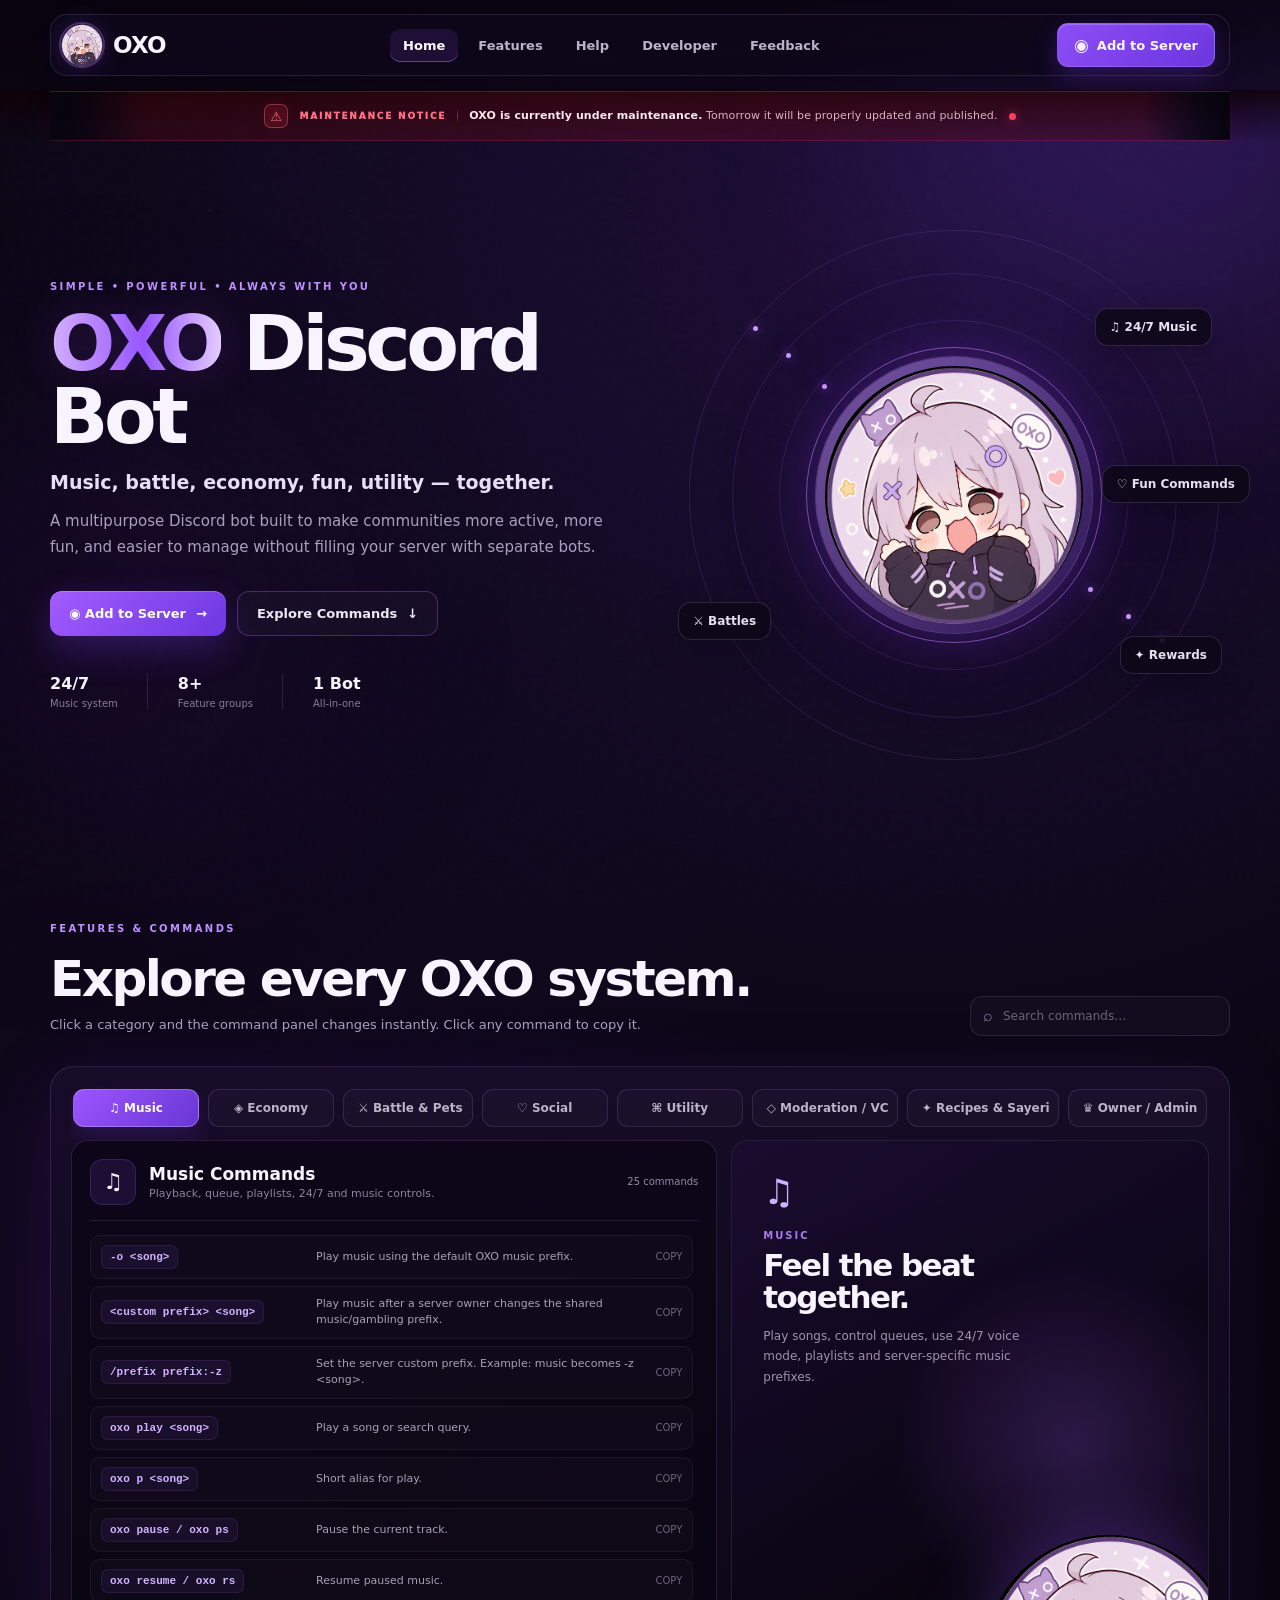
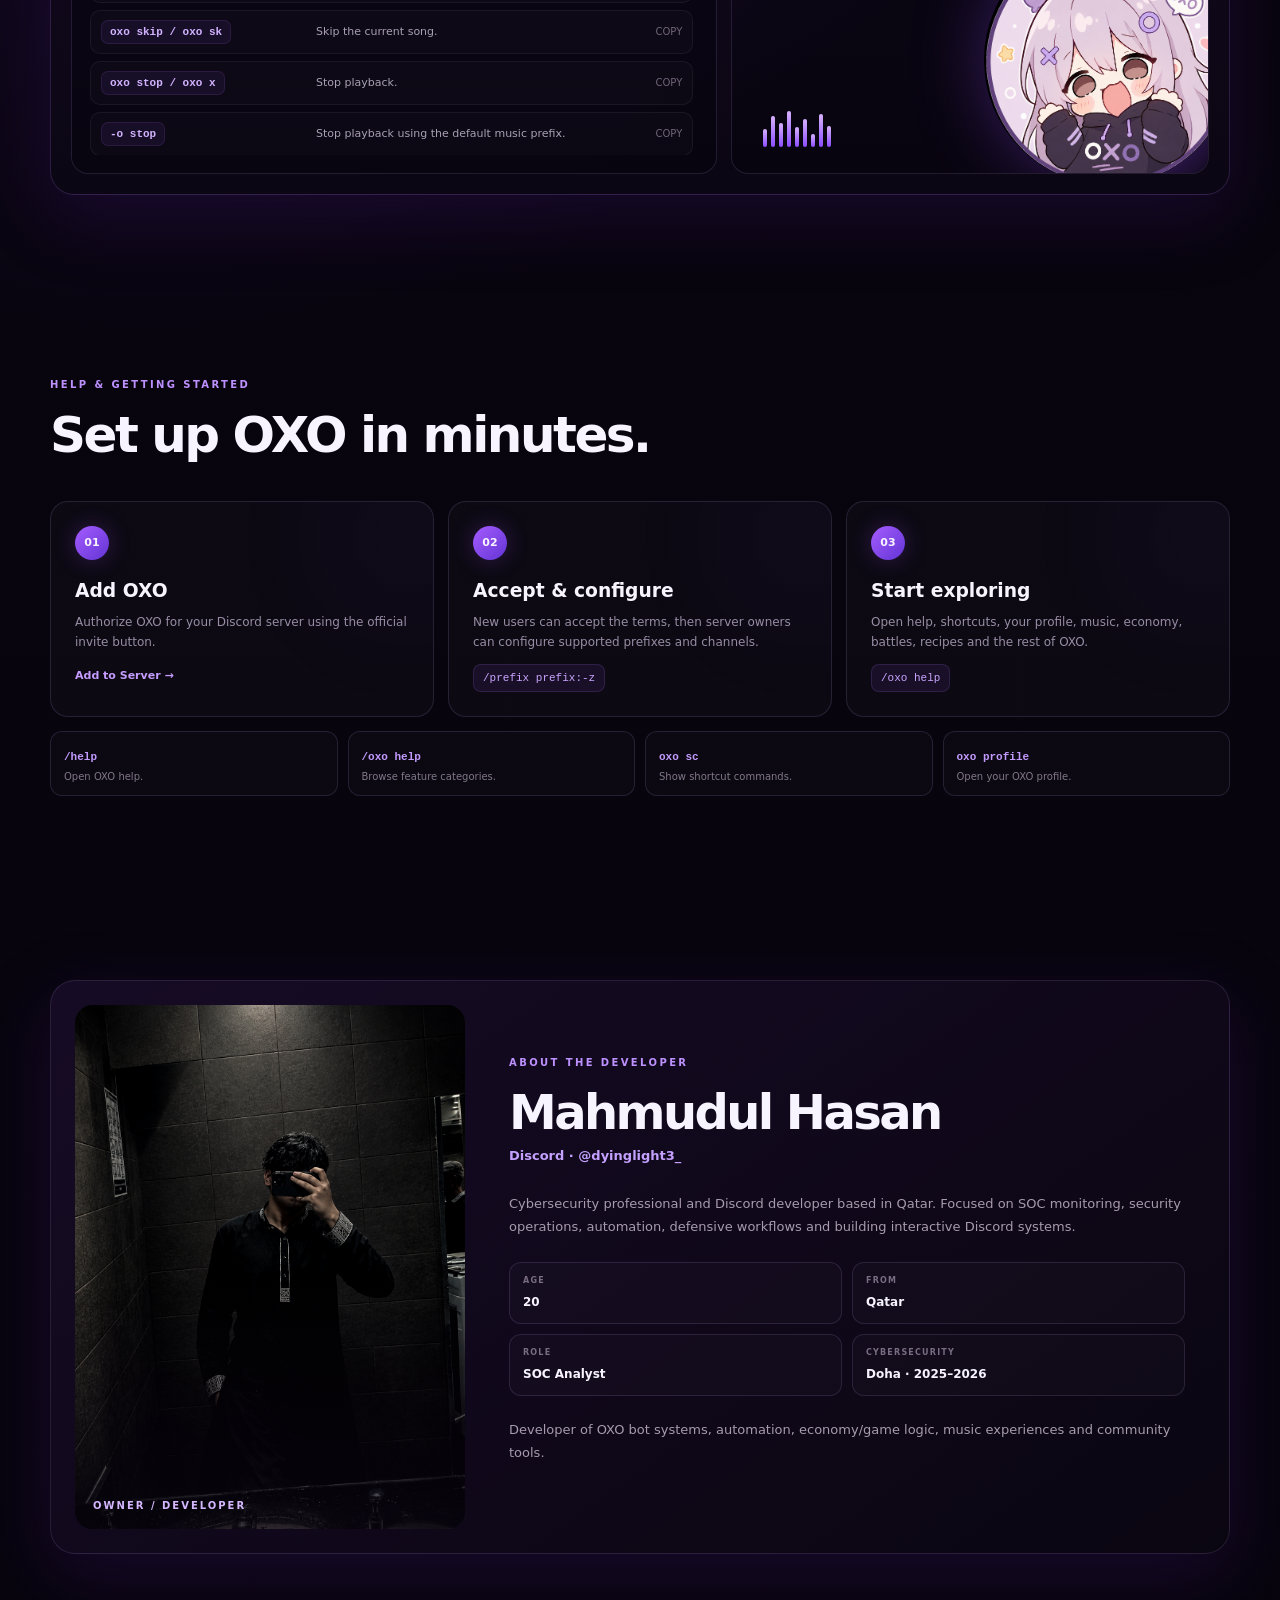
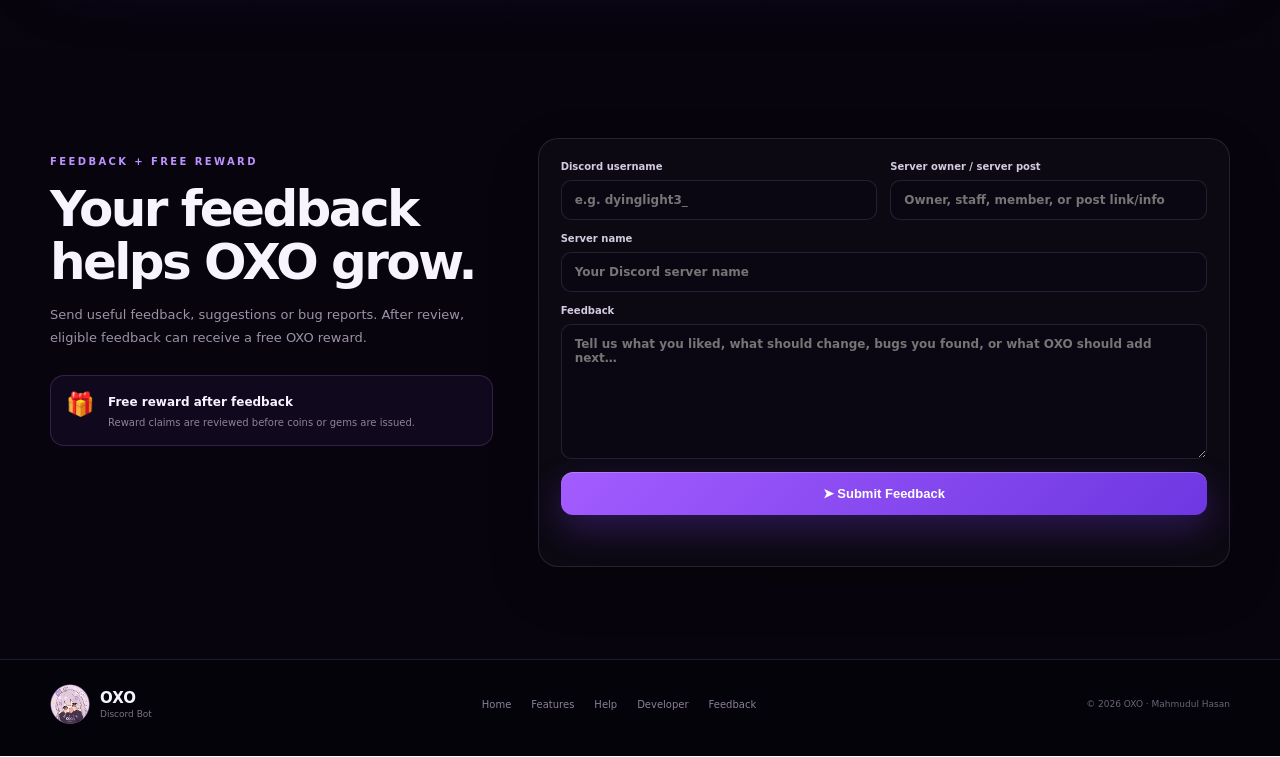
<file: index.html>
<!DOCTYPE html>
<html lang="en">
<head>
  <meta charset="UTF-8" />
  <meta name="viewport" content="width=device-width, initial-scale=1.0" />
  <meta name="theme-color" content="#120722" />
  <meta name="description" content="OXO Discord Bot — music, economy, games, pets, battles, social commands and server tools." />
  <title>OXO — Discord Bot</title>
  <link rel="stylesheet" href="style.css" />
</head>
<body>
  <div class="page-noise" aria-hidden="true"></div>
  <div class="aurora aurora-a" aria-hidden="true"></div>
  <div class="aurora aurora-b" aria-hidden="true"></div>
  <div class="stars" aria-hidden="true"></div>

  <header class="site-header">
    <div class="shell nav-wrap">
      <a class="brand" href="#home" aria-label="OXO home">
        <img src="assets/oxo-avatar.png" alt="OXO bot avatar" />
        <span>OXO</span>
      </a>

      <button class="menu-toggle" id="menuToggle" aria-label="Open menu" aria-expanded="false">☰</button>

      <nav class="nav-links" id="navLinks">
        <a class="active" href="#home">Home</a>
        <a href="#features">Features</a>
        <a href="#help">Help</a>
        <a href="#developer">Developer</a>
        <a href="#feedback">Feedback</a>
      </nav>

      <a class="discord-btn nav-cta" href="https://discord.com/oauth2/authorize?client_id=1545322856274071592" target="_blank" rel="noreferrer">
        <span class="discord-mark">◉</span> Add to Server
      </a>
    </div>
  </header>

  <div class="maintenance-wrap" role="status" aria-live="polite">
    <div class="maintenance-banner">
      <div class="maintenance-edge maintenance-edge-left" aria-hidden="true"></div>
      <div class="maintenance-content">
        <span class="maintenance-icon" aria-hidden="true">⚠</span>
        <span class="maintenance-label">MAINTENANCE NOTICE</span>
        <span class="maintenance-divider" aria-hidden="true"></span>
        <span class="maintenance-text"><strong>OXO is currently under maintenance.</strong> Tomorrow it will be properly updated and published.</span>
        <span class="maintenance-pulse" aria-hidden="true"></span>
      </div>
      <div class="maintenance-edge maintenance-edge-right" aria-hidden="true"></div>
    </div>
  </div>

  <main>
    <section class="hero shell" id="home">
      <div class="hero-copy reveal">
        <p class="kicker">SIMPLE • POWERFUL • ALWAYS WITH YOU</p>
        <h1><span>OXO</span> Discord Bot</h1>
        <h2>Music, battle, economy, fun, utility — together.</h2>
        <p class="hero-text">A multipurpose Discord bot built to make communities more active, more fun, and easier to manage without filling your server with separate bots.</p>

        <div class="hero-actions">
          <a class="btn primary" href="https://discord.com/oauth2/authorize?client_id=1545322856274071592" target="_blank" rel="noreferrer">◉ Add to Server <span>→</span></a>
          <a class="btn ghost" href="#features">Explore Commands <span>↓</span></a>
        </div>

        <div class="hero-stats">
          <div><strong>24/7</strong><span>Music system</span></div>
          <div><strong>8+</strong><span>Feature groups</span></div>
          <div><strong>1 Bot</strong><span>All-in-one</span></div>
        </div>
      </div>

      <div class="hero-art reveal delay-1">
        <div class="orbit orbit-1"></div>
        <div class="orbit orbit-2"></div>
        <div class="orbit orbit-3"></div>
        <div class="mascot-ring">
          <div class="pulse-ring"></div>
          <img src="assets/oxo-avatar.png" alt="OXO purple anime bot profile" class="mascot" />
        </div>
        <div class="float-badge badge-music">♫ 24/7 Music</div>
        <div class="float-badge badge-battle">⚔ Battles</div>
        <div class="float-badge badge-reward">✦ Rewards</div>
        <div class="float-badge badge-fun">♡ Fun Commands</div>
      </div>
    </section>

    <section class="section shell" id="features">
      <div class="section-title reveal">
        <div>
          <p class="eyebrow">FEATURES & COMMANDS</p>
          <h2>Explore every OXO system.</h2>
          <p>Click a category and the command panel changes instantly. Click any command to copy it.</p>
        </div>
        <div class="command-search-wrap">
          <span>⌕</span>
          <input id="commandSearch" type="search" placeholder="Search commands…" autocomplete="off" />
        </div>
      </div>

      <div class="feature-console reveal">
        <div class="category-tabs" id="categoryTabs" role="tablist" aria-label="OXO feature categories"></div>

        <div class="feature-body">
          <div class="command-side">
            <div class="panel-heading">
              <div class="panel-icon" id="panelIcon">♫</div>
              <div>
                <h3 id="panelTitle">Music Commands</h3>
                <p id="panelSubtitle">Playback, queue, playlists, 24/7 and music controls.</p>
              </div>
              <span class="command-count" id="commandCount"></span>
            </div>
            <div class="command-list" id="commandList"></div>
            <div class="no-results" id="noResults" hidden>No matching commands in this category.</div>
          </div>

          <aside class="feature-showcase" id="featureShowcase">
            <div class="showcase-glow"></div>
            <div class="showcase-copy">
              <span class="showcase-icon" id="showcaseIcon">♫</span>
              <p class="showcase-label" id="showcaseLabel">MUSIC</p>
              <h3 id="showcaseTitle">Feel the beat together.</h3>
              <p id="showcaseText">Play songs, control queues, use 24/7 voice mode, playlists, autoplay and server-specific music prefixes.</p>
            </div>
            <img src="assets/oxo-avatar.png" alt="OXO bot mascot" />
            <div class="equalizer" aria-hidden="true"><i></i><i></i><i></i><i></i><i></i><i></i><i></i><i></i><i></i></div>
          </aside>
        </div>
      </div>
    </section>

    <section class="section shell" id="help">
      <div class="section-title reveal compact">
        <div>
          <p class="eyebrow">HELP & GETTING STARTED</p>
          <h2>Set up OXO in minutes.</h2>
        </div>
      </div>

      <div class="help-grid">
        <article class="help-card reveal">
          <span class="step">01</span>
          <h3>Add OXO</h3>
          <p>Authorize OXO for your Discord server using the official invite button.</p>
          <a href="https://discord.com/oauth2/authorize?client_id=1545322856274071592" target="_blank" rel="noreferrer">Add to Server →</a>
        </article>
        <article class="help-card reveal delay-1">
          <span class="step">02</span>
          <h3>Accept & configure</h3>
          <p>New users can accept the terms, then server owners can configure supported prefixes and channels.</p>
          <code>/prefix prefix:-z</code>
        </article>
        <article class="help-card reveal delay-2">
          <span class="step">03</span>
          <h3>Start exploring</h3>
          <p>Open help, shortcuts, your profile, music, economy, battles, recipes and the rest of OXO.</p>
          <code>/oxo help</code>
        </article>
      </div>

      <div class="quick-help reveal">
        <div><code>/help</code><span>Open OXO help.</span></div>
        <div><code>/oxo help</code><span>Browse feature categories.</span></div>
        <div><code>oxo sc</code><span>Show shortcut commands.</span></div>
        <div><code>oxo profile</code><span>Open your OXO profile.</span></div>
      </div>
    </section>

    <section class="section shell" id="developer">
      <div class="developer-card reveal">
        <div class="developer-photo">
          <img src="assets/mahmudul-hasan.png" alt="Mahmudul Hasan" />
          <div class="developer-photo-overlay"></div>
          <span>OWNER / DEVELOPER</span>
        </div>
        <div class="developer-info">
          <p class="eyebrow">ABOUT THE DEVELOPER</p>
          <h2>Mahmudul Hasan</h2>
          <a class="handle" href="https://discord.com/" target="_blank" rel="noreferrer">Discord · @dyinglight3_</a>
          <p class="developer-bio">Cybersecurity professional and Discord developer based in Qatar. Focused on SOC monitoring, security operations, automation, defensive workflows and building interactive Discord systems.</p>

          <div class="developer-facts">
            <div><span>Age</span><strong>20</strong></div>
            <div><span>From</span><strong>Qatar</strong></div>
            <div><span>Role</span><strong>SOC Analyst</strong></div>
            <div><span>Cybersecurity</span><strong>Doha · 2025–2026</strong></div>
          </div>

          <p class="developer-note">Developer of OXO bot systems, automation, economy/game logic, music experiences and community tools.</p>
        </div>
      </div>
    </section>

    <section class="section shell" id="feedback">
      <div class="feedback-wrap">
        <div class="feedback-copy reveal">
          <p class="eyebrow">FEEDBACK + FREE REWARD</p>
          <h2>Your feedback helps OXO grow.</h2>
          <p>Send useful feedback, suggestions or bug reports. After review, eligible feedback can receive a free OXO reward.</p>
          <div class="reward-card">
            <span>🎁</span>
            <div><strong>Free reward after feedback</strong><p>Reward claims are reviewed before coins or gems are issued.</p></div>
          </div>
        </div>

        <form class="feedback-form reveal delay-1" id="feedbackForm">
          <div class="field-grid">
            <label>Discord username
              <input name="discordUsername" required placeholder="e.g. dyinglight3_" maxlength="40" />
            </label>
            <label>Server owner / server post
              <input name="serverPost" required placeholder="Owner, staff, member, or post link/info" maxlength="120" />
            </label>
          </div>
          <label>Server name
            <input name="serverName" required placeholder="Your Discord server name" maxlength="80" />
          </label>
          <label>Feedback
            <textarea name="feedback" required minlength="10" maxlength="1200" rows="6" placeholder="Tell us what you liked, what should change, bugs you found, or what OXO should add next…"></textarea>
          </label>
          <button class="btn primary submit-btn" type="submit">➤ Submit Feedback</button>
          <div class="form-message" id="formMessage" role="status"></div>
        </form>
      </div>
    </section>
  </main>

  <footer class="site-footer">
    <div class="shell footer-content">
      <div class="footer-brand">
        <img src="assets/oxo-avatar.png" alt="OXO" />
        <div><strong>OXO</strong><span>Discord Bot</span></div>
      </div>
      <div class="footer-links">
        <a href="#home">Home</a><a href="#features">Features</a><a href="#help">Help</a><a href="#developer">Developer</a><a href="#feedback">Feedback</a>
      </div>
      <p>© 2026 OXO · Mahmudul Hasan</p>
    </div>
  </footer>

  <div class="toast" id="toast" aria-live="polite"></div>
  <script src="script.js"></script>
</body>
</html>
</file>
<file: style.css>
:root{
  --bg:#08050f;
  --bg2:#0d0717;
  --panel:#120b20;
  --panel2:#171027;
  --panel3:#0e0918;
  --line:rgba(207,171,255,.14);
  --line2:rgba(180,125,255,.28);
  --text:#f8f4ff;
  --muted:#aaa0bd;
  --purple:#9b5cff;
  --purple2:#6d36d8;
  --purple3:#c08cff;
  --pink:#e1a8ff;
  --success:#6ef0ae;
  --danger:#ff8ca3;
  --shadow:0 22px 70px rgba(65,22,120,.28);
}
*{box-sizing:border-box}
html{scroll-behavior:smooth;scroll-padding-top:86px}
body{margin:0;color:var(--text);font-family:Inter,ui-sans-serif,system-ui,-apple-system,BlinkMacSystemFont,"Segoe UI",sans-serif;background:
  radial-gradient(circle at 72% 5%,rgba(116,55,226,.20),transparent 28%),
  radial-gradient(circle at 12% 33%,rgba(110,45,202,.11),transparent 24%),
  linear-gradient(180deg,#09050f 0%,#07040d 100%);overflow-x:hidden}
a{color:inherit}.shell{width:min(1180px,calc(100% - 40px));margin:auto}
.page-noise{position:fixed;inset:0;z-index:-4;pointer-events:none;opacity:.028;background-image:url("data:image/svg+xml,%3Csvg viewBox='0 0 180 180' xmlns='http://www.w3.org/2000/svg'%3E%3Cfilter id='n'%3E%3CfeTurbulence type='fractalNoise' baseFrequency='.88' numOctaves='3' stitchTiles='stitch'/%3E%3C/filter%3E%3Crect width='100%25' height='100%25' filter='url(%23n)' opacity='.55'/%3E%3C/svg%3E")}
.aurora{position:fixed;border-radius:50%;filter:blur(120px);z-index:-3;pointer-events:none;opacity:.20}.aurora-a{width:520px;height:520px;background:#7d42e8;right:-160px;top:-170px;animation:aurora 12s ease-in-out infinite alternate}.aurora-b{width:420px;height:420px;background:#3e146e;left:-120px;top:45%;animation:aurora 15s ease-in-out infinite alternate-reverse}@keyframes aurora{to{transform:translate3d(45px,35px,0) scale(1.08)}}
.stars{position:fixed;inset:0;z-index:-2;pointer-events:none;background-image:radial-gradient(circle,rgba(255,255,255,.45) 0 1px,transparent 1.2px);background-size:140px 140px;mask-image:linear-gradient(to bottom,black,transparent 85%);opacity:.12}
.site-header{position:sticky;top:0;z-index:50;padding:14px 0;background:linear-gradient(180deg,rgba(8,5,15,.88),rgba(8,5,15,.60));backdrop-filter:blur(22px)}
.nav-wrap{height:62px;display:grid;grid-template-columns:auto 1fr auto;align-items:center;gap:24px;padding:0 14px 0 10px;border:1px solid var(--line);border-radius:17px;background:rgba(15,8,27,.72);box-shadow:0 10px 35px rgba(0,0,0,.22)}
.brand{display:flex;align-items:center;gap:10px;text-decoration:none;font-weight:900;font-size:23px;letter-spacing:-.8px}.brand img{width:42px;height:42px;border-radius:50%;object-fit:cover;box-shadow:0 0 0 2px rgba(187,133,255,.30),0 0 25px rgba(157,86,255,.25)}
.nav-links{display:flex;justify-content:center;align-items:center;gap:7px}.nav-links a{padding:9px 13px;border-radius:10px;text-decoration:none;color:#bcb3ca;font-size:13px;font-weight:700;transition:.22s}.nav-links a:hover,.nav-links a.active{color:#fff;background:rgba(145,76,255,.13);box-shadow:inset 0 -1px 0 rgba(181,121,255,.48)}
.discord-btn{display:inline-flex;align-items:center;justify-content:center;gap:8px;text-decoration:none;border:1px solid rgba(218,188,255,.20);background:linear-gradient(135deg,#8d4df6,#6b36df);box-shadow:0 10px 24px rgba(111,55,224,.30),inset 0 1px 0 rgba(255,255,255,.20);border-radius:11px;padding:11px 16px;font-weight:800;font-size:13px;transition:.25s}.discord-btn:hover{transform:translateY(-2px);filter:brightness(1.08)}.discord-mark{font-size:17px}.menu-toggle{display:none;background:transparent;color:#fff;border:0;font-size:24px;cursor:pointer}

/* Maintenance announcement */
.maintenance-wrap{position:relative;z-index:45;width:100%;padding:1px 0 0;background:linear-gradient(180deg,rgba(15,3,8,.88),rgba(8,5,15,0));overflow:hidden}
.maintenance-banner{position:relative;width:min(1180px,calc(100% - 40px));margin:0 auto;min-height:48px;display:flex;align-items:center;justify-content:center;overflow:hidden;border-top:1px solid rgba(255,84,105,.26);border-bottom:1px solid rgba(255,84,105,.16);background:linear-gradient(90deg,transparent 0%,rgba(78,8,19,.42) 8%,rgba(117,12,29,.32) 50%,rgba(78,8,19,.42) 92%,transparent 100%);box-shadow:0 12px 34px rgba(105,7,22,.12);isolation:isolate}
.maintenance-banner:before{content:"";position:absolute;inset:-1px 15%;z-index:-1;background:linear-gradient(100deg,transparent 0%,rgba(255,63,90,0) 35%,rgba(255,92,116,.10) 48%,rgba(255,63,90,.23) 50%,rgba(255,92,116,.10) 52%,rgba(255,63,90,0) 65%,transparent 100%);transform:translateX(-85%);animation:maintenanceSweep 5.5s ease-in-out infinite}
.maintenance-content{position:relative;display:flex;align-items:center;justify-content:center;gap:11px;width:100%;padding:12px 72px;color:#ffd9df;text-align:center;font-size:11px;letter-spacing:.1px}
.maintenance-icon{display:grid;place-items:center;width:24px;height:24px;flex:0 0 24px;border:1px solid rgba(255,103,124,.42);border-radius:7px;background:rgba(255,48,77,.12);color:#ff6b82;font-size:13px;filter:drop-shadow(0 0 7px rgba(255,55,85,.34));animation:maintenanceIconPulse 2s ease-in-out infinite}
.maintenance-label{font-size:9px;font-weight:950;letter-spacing:1.8px;color:#ff7087;white-space:nowrap}
.maintenance-divider{width:1px;height:16px;flex:0 0 1px;background:linear-gradient(transparent,rgba(255,100,122,.46),transparent)}
.maintenance-text{color:#dcb7bf;line-height:1.45}.maintenance-text strong{color:#ffe9ed;font-weight:850}
.maintenance-pulse{width:7px;height:7px;flex:0 0 7px;border-radius:50%;background:#ff3f5f;box-shadow:0 0 0 0 rgba(255,63,95,.48),0 0 12px rgba(255,63,95,.65);animation:maintenanceDot 1.8s ease-out infinite}
.maintenance-edge{position:absolute;top:0;bottom:0;width:86px;z-index:2;pointer-events:none}.maintenance-edge-left{left:0;background:linear-gradient(90deg,var(--bg) 5%,rgba(8,5,15,.78) 32%,transparent 100%)}.maintenance-edge-right{right:0;background:linear-gradient(270deg,var(--bg) 5%,rgba(8,5,15,.78) 32%,transparent 100%)}
@keyframes maintenanceSweep{0%,18%{transform:translateX(-85%);opacity:0}35%{opacity:1}72%{opacity:1}86%,100%{transform:translateX(85%);opacity:0}}
@keyframes maintenanceIconPulse{0%,100%{transform:scale(1);background:rgba(255,48,77,.10)}50%{transform:scale(1.07);background:rgba(255,48,77,.18)}}
@keyframes maintenanceDot{0%{box-shadow:0 0 0 0 rgba(255,63,95,.5),0 0 12px rgba(255,63,95,.65)}70%{box-shadow:0 0 0 8px rgba(255,63,95,0),0 0 12px rgba(255,63,95,.38)}100%{box-shadow:0 0 0 0 rgba(255,63,95,0),0 0 12px rgba(255,63,95,.65)}}
.hero{min-height:690px;display:grid;grid-template-columns:1.03fr .97fr;gap:42px;align-items:center;padding:70px 0 52px}.kicker,.eyebrow{color:#bd91ff;font-size:10px;letter-spacing:2.4px;font-weight:900;margin:0 0 16px}.hero h1{font-size:clamp(55px,6vw,84px);line-height:.95;letter-spacing:-4.5px;margin:0 0 17px;font-weight:900}.hero h1 span{background:linear-gradient(90deg,#d7b5ff,#9959ff 55%,#e8d2ff);-webkit-background-clip:text;background-clip:text;color:transparent;text-shadow:0 0 45px rgba(159,87,255,.22)}.hero h2{font-size:19px;margin:0 0 13px;color:#e8def5}.hero-text{max-width:620px;color:var(--muted);line-height:1.75;font-size:15px}.hero-actions{display:flex;gap:11px;flex-wrap:wrap;margin-top:30px}.btn{display:inline-flex;align-items:center;justify-content:center;gap:10px;border:0;border-radius:12px;padding:14px 19px;text-decoration:none;font-weight:850;font-size:13px;cursor:pointer;transition:.24s}.btn:hover{transform:translateY(-2px)}.btn.primary{color:white;background:linear-gradient(135deg,#a35cff,#6d37e1);box-shadow:0 13px 35px rgba(116,55,223,.32),inset 0 1px 0 rgba(255,255,255,.2)}.btn.ghost{border:1px solid var(--line2);background:rgba(255,255,255,.025);color:#eee7f7}.hero-stats{display:flex;gap:30px;margin-top:38px}.hero-stats div{padding-right:29px;border-right:1px solid var(--line)}.hero-stats div:last-child{border:0}.hero-stats strong{display:block;font-size:16px}.hero-stats span{display:block;margin-top:5px;color:#877d96;font-size:10px}
.hero-art{height:530px;position:relative;display:grid;place-items:center}.mascot-ring{width:276px;height:276px;position:relative;z-index:3;border-radius:50%;padding:9px;background:linear-gradient(135deg,rgba(194,146,255,.55),rgba(90,45,180,.32));box-shadow:0 0 0 1px rgba(203,162,255,.28),0 0 55px rgba(144,74,255,.26),0 0 110px rgba(94,32,173,.17);animation:floatMascot 5.3s ease-in-out infinite}.mascot{width:100%;height:100%;object-fit:cover;border-radius:50%;display:block;background:#e6ccf1}.pulse-ring{position:absolute;inset:-10px;border-radius:50%;border:1px solid rgba(189,125,255,.55);animation:pulse 2.8s ease-out infinite}@keyframes pulse{0%{transform:scale(.97);opacity:.7}75%,100%{transform:scale(1.14);opacity:0}}@keyframes floatMascot{50%{transform:translateY(-11px)}}
.orbit{position:absolute;border:1px solid rgba(159,112,222,.17);border-radius:50%;animation:spin linear infinite}.orbit:before,.orbit:after{content:"";position:absolute;width:5px;height:5px;border-radius:50%;background:#c998ff;box-shadow:0 0 12px #a85dff}.orbit:before{left:12%;top:18%}.orbit:after{right:10%;bottom:22%}.orbit-1{width:350px;height:350px;animation-duration:18s}.orbit-2{width:445px;height:445px;animation-duration:29s;animation-direction:reverse}.orbit-3{width:530px;height:530px;animation-duration:41s}@keyframes spin{to{transform:rotate(360deg)}}
.float-badge{position:absolute;z-index:5;border:1px solid rgba(199,164,255,.18);border-radius:13px;background:rgba(12,7,20,.78);backdrop-filter:blur(15px);padding:11px 14px;font-size:12px;font-weight:800;color:#e7dff0;box-shadow:0 12px 35px rgba(0,0,0,.25)}.badge-music{top:78px;right:18px;animation:bob 4.6s ease-in-out infinite}.badge-battle{left:0;bottom:120px;animation:bob 5.3s ease-in-out infinite .5s}.badge-reward{right:8px;bottom:86px;animation:bob 4.9s ease-in-out infinite 1s}.badge-fun{right:-20px;top:235px;animation:bob 5.7s ease-in-out infinite .7s}@keyframes bob{50%{transform:translateY(-8px)}}
.section{padding:92px 0}.section-title{display:flex;align-items:end;justify-content:space-between;gap:30px;margin-bottom:30px}.section-title.compact{align-items:center}.section-title h2{margin:0 0 7px;font-size:clamp(35px,4vw,50px);letter-spacing:-2.5px}.section-title p:not(.eyebrow){margin:0;color:var(--muted);font-size:13px;line-height:1.6}.command-search-wrap{display:flex;align-items:center;gap:8px;width:260px;border:1px solid var(--line);border-radius:12px;padding:0 12px;background:rgba(255,255,255,.025)}.command-search-wrap span{color:#8f7ba8}.command-search-wrap input{width:100%;border:0;outline:0;color:#fff;background:transparent;padding:12px 2px;font:inherit;font-size:12px}.command-search-wrap input::placeholder{color:#6d6379}
.feature-console{border:1px solid rgba(181,124,255,.19);border-radius:24px;background:linear-gradient(180deg,rgba(25,13,43,.82),rgba(12,7,20,.86));box-shadow:var(--shadow);padding:20px}.category-tabs{display:flex;gap:9px;overflow-x:auto;padding:2px 2px 13px;scrollbar-width:none}.category-tabs::-webkit-scrollbar{display:none}.category-tab{white-space:nowrap;min-width:126px;border:1px solid var(--line);background:rgba(255,255,255,.025);color:#bdb3c9;padding:11px 14px;border-radius:11px;font:inherit;font-size:12px;font-weight:800;cursor:pointer;transition:.22s}.category-tab:hover{border-color:rgba(184,120,255,.36);color:#fff}.category-tab.active{color:white;background:linear-gradient(135deg,#9d55ff,#6737d3);border-color:rgba(217,183,255,.35);box-shadow:0 10px 25px rgba(106,48,212,.23)}
.feature-body{display:grid;grid-template-columns:1.15fr .85fr;gap:14px}.command-side,.feature-showcase{border:1px solid var(--line);border-radius:17px;background:rgba(8,5,15,.56)}.command-side{padding:18px}.panel-heading{display:grid;grid-template-columns:auto 1fr auto;gap:13px;align-items:center;padding-bottom:15px;border-bottom:1px solid var(--line)}.panel-icon{width:46px;height:46px;border-radius:13px;display:grid;place-items:center;background:rgba(148,76,255,.12);border:1px solid rgba(183,124,255,.18);font-size:22px}.panel-heading h3{margin:0 0 3px;font-size:17px}.panel-heading p{margin:0;color:#8e829d;font-size:11px}.command-count{font-size:10px;color:#9789a7}.command-list{display:grid;gap:7px;margin-top:14px;max-height:520px;overflow:auto;padding-right:5px}.command-list::-webkit-scrollbar{width:6px}.command-list::-webkit-scrollbar-thumb{background:#4c2a78;border-radius:10px}.command-row{display:grid;grid-template-columns:minmax(180px,.62fr) 1fr auto;gap:12px;align-items:center;border:1px solid rgba(255,255,255,.055);border-radius:10px;background:rgba(255,255,255,.02);padding:9px 10px;cursor:pointer;transition:.18s}.command-row:hover{background:rgba(153,81,255,.07);border-color:rgba(177,111,255,.24);transform:translateX(2px)}.command-row code{display:inline-flex;width:max-content;max-width:100%;overflow:hidden;text-overflow:ellipsis;color:#d3b3ff;background:rgba(155,86,255,.08);border:1px solid rgba(176,111,255,.12);padding:5px 8px;border-radius:7px;font-weight:800;font-size:11px}.command-row p{margin:0;color:#aaa0b6;font-size:11px;line-height:1.5}.copy-hint{font-size:10px;color:#6f6479}.no-results{text-align:center;color:#8b7e98;padding:40px 10px;font-size:12px}
.feature-showcase{position:relative;min-height:420px;overflow:hidden;padding:31px;display:flex;align-items:flex-start}.feature-showcase:after{content:"";position:absolute;width:210px;height:210px;border-radius:50%;right:-35px;bottom:-42px;background:radial-gradient(circle,rgba(166,94,255,.25),transparent 68%)}.showcase-glow{position:absolute;inset:0;background:radial-gradient(circle at 72% 48%,rgba(166,93,255,.21),transparent 38%),linear-gradient(145deg,rgba(76,34,130,.22),transparent 60%)}.showcase-copy{position:relative;z-index:3;max-width:66%}.showcase-icon{font-size:35px;color:#ceb2ff}.showcase-label{font-size:10px;font-weight:900;letter-spacing:2px;color:#aa7bea;margin:18px 0 8px}.showcase-copy h3{font-size:31px;line-height:1.05;letter-spacing:-1.6px;margin:0 0 12px}.showcase-copy>p:last-child{color:#9f93ad;font-size:12px;line-height:1.7}.feature-showcase img{position:absolute;width:250px;height:250px;right:-26px;bottom:-12px;object-fit:cover;border-radius:50%;filter:drop-shadow(0 0 35px rgba(150,76,255,.32));z-index:2}.equalizer{position:absolute;left:31px;bottom:26px;height:38px;display:flex;align-items:end;gap:4px;z-index:4}.equalizer i{display:block;width:4px;border-radius:6px;background:linear-gradient(#d7b2ff,#8a4dff);animation:eq 1.1s ease-in-out infinite}.equalizer i:nth-child(1){height:18px}.equalizer i:nth-child(2){height:31px;animation-delay:.13s}.equalizer i:nth-child(3){height:24px;animation-delay:.25s}.equalizer i:nth-child(4){height:36px;animation-delay:.05s}.equalizer i:nth-child(5){height:20px;animation-delay:.31s}.equalizer i:nth-child(6){height:28px;animation-delay:.17s}.equalizer i:nth-child(7){height:13px;animation-delay:.38s}.equalizer i:nth-child(8){height:33px;animation-delay:.09s}.equalizer i:nth-child(9){height:21px;animation-delay:.22s}@keyframes eq{50%{transform:scaleY(.48);opacity:.7}}
.help-grid{display:grid;grid-template-columns:repeat(3,1fr);gap:14px}.help-card{position:relative;min-height:210px;border:1px solid var(--line);border-radius:18px;background:rgba(255,255,255,.025);padding:24px;overflow:hidden}.help-card:before{content:"";position:absolute;width:110px;height:110px;border-radius:50%;background:#8d4df6;filter:blur(75px);opacity:.12;right:-30px;top:-20px}.help-card .step{display:grid;place-items:center;width:34px;height:34px;border-radius:50%;background:linear-gradient(135deg,#a55cff,#6334d4);font-size:11px;font-weight:900;box-shadow:0 0 22px rgba(142,74,235,.27)}.help-card h3{margin:20px 0 8px}.help-card p{color:#988da5;font-size:12px;line-height:1.65}.help-card a{color:#c59cff;font-size:11px;text-decoration:none;font-weight:800}.help-card code{display:inline-block;color:#c9a6ff;background:rgba(147,78,248,.09);border:1px solid rgba(182,119,255,.15);border-radius:8px;padding:7px 9px;font-size:11px}.quick-help{display:grid;grid-template-columns:repeat(4,1fr);gap:10px;margin-top:14px}.quick-help div{border:1px solid var(--line);border-radius:12px;background:rgba(255,255,255,.018);padding:13px}.quick-help code{color:#c39bff;font-weight:800;font-size:11px}.quick-help span{display:block;margin-top:7px;color:#817789;font-size:10px}
.developer-card{display:grid;grid-template-columns:390px 1fr;gap:44px;align-items:stretch;border:1px solid var(--line);border-radius:25px;background:linear-gradient(145deg,rgba(28,14,46,.72),rgba(11,7,18,.85));padding:24px;box-shadow:var(--shadow)}.developer-photo{min-height:500px;position:relative;border-radius:18px;overflow:hidden;background:#0d0a10}.developer-photo img{width:100%;height:100%;object-fit:cover;object-position:center 42%;filter:saturate(.88) contrast(1.05)}.developer-photo-overlay{position:absolute;inset:0;background:linear-gradient(to top,rgba(8,4,14,.82),transparent 48%)}.developer-photo>span{position:absolute;left:18px;bottom:18px;font-size:10px;letter-spacing:2px;font-weight:900;color:#d5b8ff}.developer-info{align-self:center;padding-right:20px}.developer-info h2{font-size:48px;letter-spacing:-2.6px;margin:0 0 4px}.handle{display:inline-flex;margin:4px 0 17px;text-decoration:none;color:#c4a0ff;font-size:13px;font-weight:800}.developer-bio,.developer-note{color:#a79bad;font-size:13px;line-height:1.75}.developer-facts{display:grid;grid-template-columns:repeat(2,1fr);gap:10px;margin:23px 0}.developer-facts div{border:1px solid var(--line);border-radius:12px;padding:13px;background:rgba(255,255,255,.02)}.developer-facts span{display:block;color:#786d83;text-transform:uppercase;letter-spacing:1.2px;font-size:8px;font-weight:900;margin-bottom:6px}.developer-facts strong{font-size:12px}
.feedback-wrap{display:grid;grid-template-columns:.78fr 1.22fr;gap:45px;align-items:start}.feedback-copy{padding-top:18px}.feedback-copy h2{font-size:50px;letter-spacing:-2.6px;line-height:1.05;margin:0 0 16px}.feedback-copy>p:not(.eyebrow){color:#9d92a7;font-size:13px;line-height:1.75}.reward-card{display:flex;gap:13px;align-items:flex-start;margin-top:25px;padding:15px;border:1px solid rgba(192,136,255,.20);border-radius:14px;background:rgba(143,73,240,.07)}.reward-card>span{font-size:23px}.reward-card strong{font-size:12px}.reward-card p{margin:5px 0 0;color:#8f829a;font-size:10px;line-height:1.5}.feedback-form{border:1px solid var(--line);border-radius:20px;background:rgba(255,255,255,.025);padding:22px;box-shadow:0 20px 55px rgba(0,0,0,.14)}.field-grid{display:grid;grid-template-columns:1fr 1fr;gap:13px}.feedback-form label{display:block;color:#d5cbe0;font-size:10px;font-weight:850;margin-bottom:13px}.feedback-form input,.feedback-form textarea{display:block;width:100%;margin-top:8px;color:#fff;background:#0b0712;border:1px solid var(--line);border-radius:10px;padding:12px 13px;outline:none;font:inherit;font-size:12px;transition:.18s}.feedback-form input:focus,.feedback-form textarea:focus{border-color:#9356e8;box-shadow:0 0 0 3px rgba(147,86,232,.09)}.feedback-form textarea{resize:vertical;min-height:135px}.submit-btn{width:100%}.form-message{min-height:18px;margin-top:11px;font-size:11px}.form-message.success{color:var(--success)}.form-message.error{color:var(--danger)}
.site-footer{border-top:1px solid var(--line);background:rgba(6,3,10,.75);padding:24px 0 32px}.footer-content{display:grid;grid-template-columns:auto 1fr auto;gap:28px;align-items:center}.footer-brand{display:flex;align-items:center;gap:10px}.footer-brand img{width:40px;height:40px;border-radius:50%;object-fit:cover}.footer-brand strong,.footer-brand span{display:block}.footer-brand strong{font-size:15px}.footer-brand span{font-size:9px;color:#7e7488;margin-top:2px}.footer-links{display:flex;justify-content:center;gap:20px}.footer-links a{text-decoration:none;color:#8c8097;font-size:10px}.footer-content>p{color:#6e6477;font-size:9px}.toast{position:fixed;left:50%;bottom:26px;z-index:80;transform:translate(-50%,25px);opacity:0;pointer-events:none;background:#191024;border:1px solid rgba(196,147,255,.25);color:#f1e8fa;border-radius:11px;padding:10px 14px;font-size:11px;font-weight:750;box-shadow:0 12px 35px rgba(0,0,0,.35);transition:.25s}.toast.show{opacity:1;transform:translate(-50%,0)}
.reveal{opacity:0;transform:translateY(22px);transition:opacity .72s ease,transform .72s ease}.reveal.visible{opacity:1;transform:none}.delay-1{transition-delay:.09s}.delay-2{transition-delay:.18s}
@media(max-width:980px){.nav-wrap{grid-template-columns:auto auto 1fr}.menu-toggle{display:block;justify-self:end}.nav-cta{display:none}.nav-links{display:none;position:absolute;top:88px;left:20px;right:20px;flex-direction:column;align-items:stretch;padding:14px;border:1px solid var(--line);border-radius:14px;background:#10091c;box-shadow:0 22px 50px rgba(0,0,0,.35)}.nav-links.open{display:flex}.hero{grid-template-columns:1fr;padding-top:45px;text-align:center}.hero-text{margin-left:auto;margin-right:auto}.hero-actions,.hero-stats{justify-content:center}.hero-art{height:480px}.section-title{align-items:flex-start;flex-direction:column}.command-search-wrap{width:100%}.feature-body{grid-template-columns:1fr}.feature-showcase{min-height:320px}.developer-card{grid-template-columns:1fr}.developer-photo{min-height:620px;max-width:520px;width:100%;margin:auto}.developer-info{padding:10px}.feedback-wrap{grid-template-columns:1fr}.quick-help{grid-template-columns:repeat(2,1fr)}.footer-content{grid-template-columns:1fr;text-align:center}.footer-brand,.footer-links{justify-content:center}}
@media(max-width:650px){.shell{width:min(100% - 26px,1180px)}.site-header{padding:10px 0}.nav-wrap{height:57px}.brand img{width:37px;height:37px}.brand span{font-size:20px}.hero{min-height:0;padding:55px 0 30px}.hero h1{font-size:52px;letter-spacing:-3px}.hero h2{font-size:15px}.hero-stats{gap:14px}.hero-stats div{padding-right:14px}.hero-art{height:350px}.mascot-ring{width:200px;height:200px}.orbit-1{width:245px;height:245px}.orbit-2{width:305px;height:305px}.orbit-3{width:350px;height:350px}.float-badge{font-size:9px;padding:8px 10px}.badge-music{right:0;top:40px}.badge-battle{left:-3px;bottom:72px}.badge-reward{right:-3px;bottom:45px}.badge-fun{display:none}.section{padding:72px 0}.section-title h2{font-size:38px}.feature-console{padding:11px;border-radius:18px}.category-tab{min-width:110px;padding:10px}.panel-heading{grid-template-columns:auto 1fr}.command-count{grid-column:2}.command-row{grid-template-columns:1fr;gap:6px}.copy-hint{display:none}.feature-showcase{min-height:300px;padding:22px}.showcase-copy{max-width:73%}.showcase-copy h3{font-size:25px}.feature-showcase img{width:205px;height:205px;right:-40px}.equalizer{left:22px;bottom:19px}.help-grid{grid-template-columns:1fr}.quick-help{grid-template-columns:1fr}.developer-card{padding:13px;gap:24px}.developer-photo{min-height:470px}.developer-info h2{font-size:39px}.developer-facts{grid-template-columns:1fr 1fr}.field-grid{grid-template-columns:1fr}.feedback-copy h2{font-size:40px}.footer-links{flex-wrap:wrap;gap:12px 18px}}

@media(max-width:760px){.maintenance-banner{width:100%;min-height:58px}.maintenance-content{gap:8px;padding:10px 25px}.maintenance-label{display:none}.maintenance-divider{display:none}.maintenance-text{font-size:10px}.maintenance-edge{width:28px}.maintenance-pulse{display:none}}
@media(prefers-reduced-motion:reduce){*{scroll-behavior:auto!important;animation:none!important;transition:none!important}.reveal{opacity:1;transform:none}}
</file>
